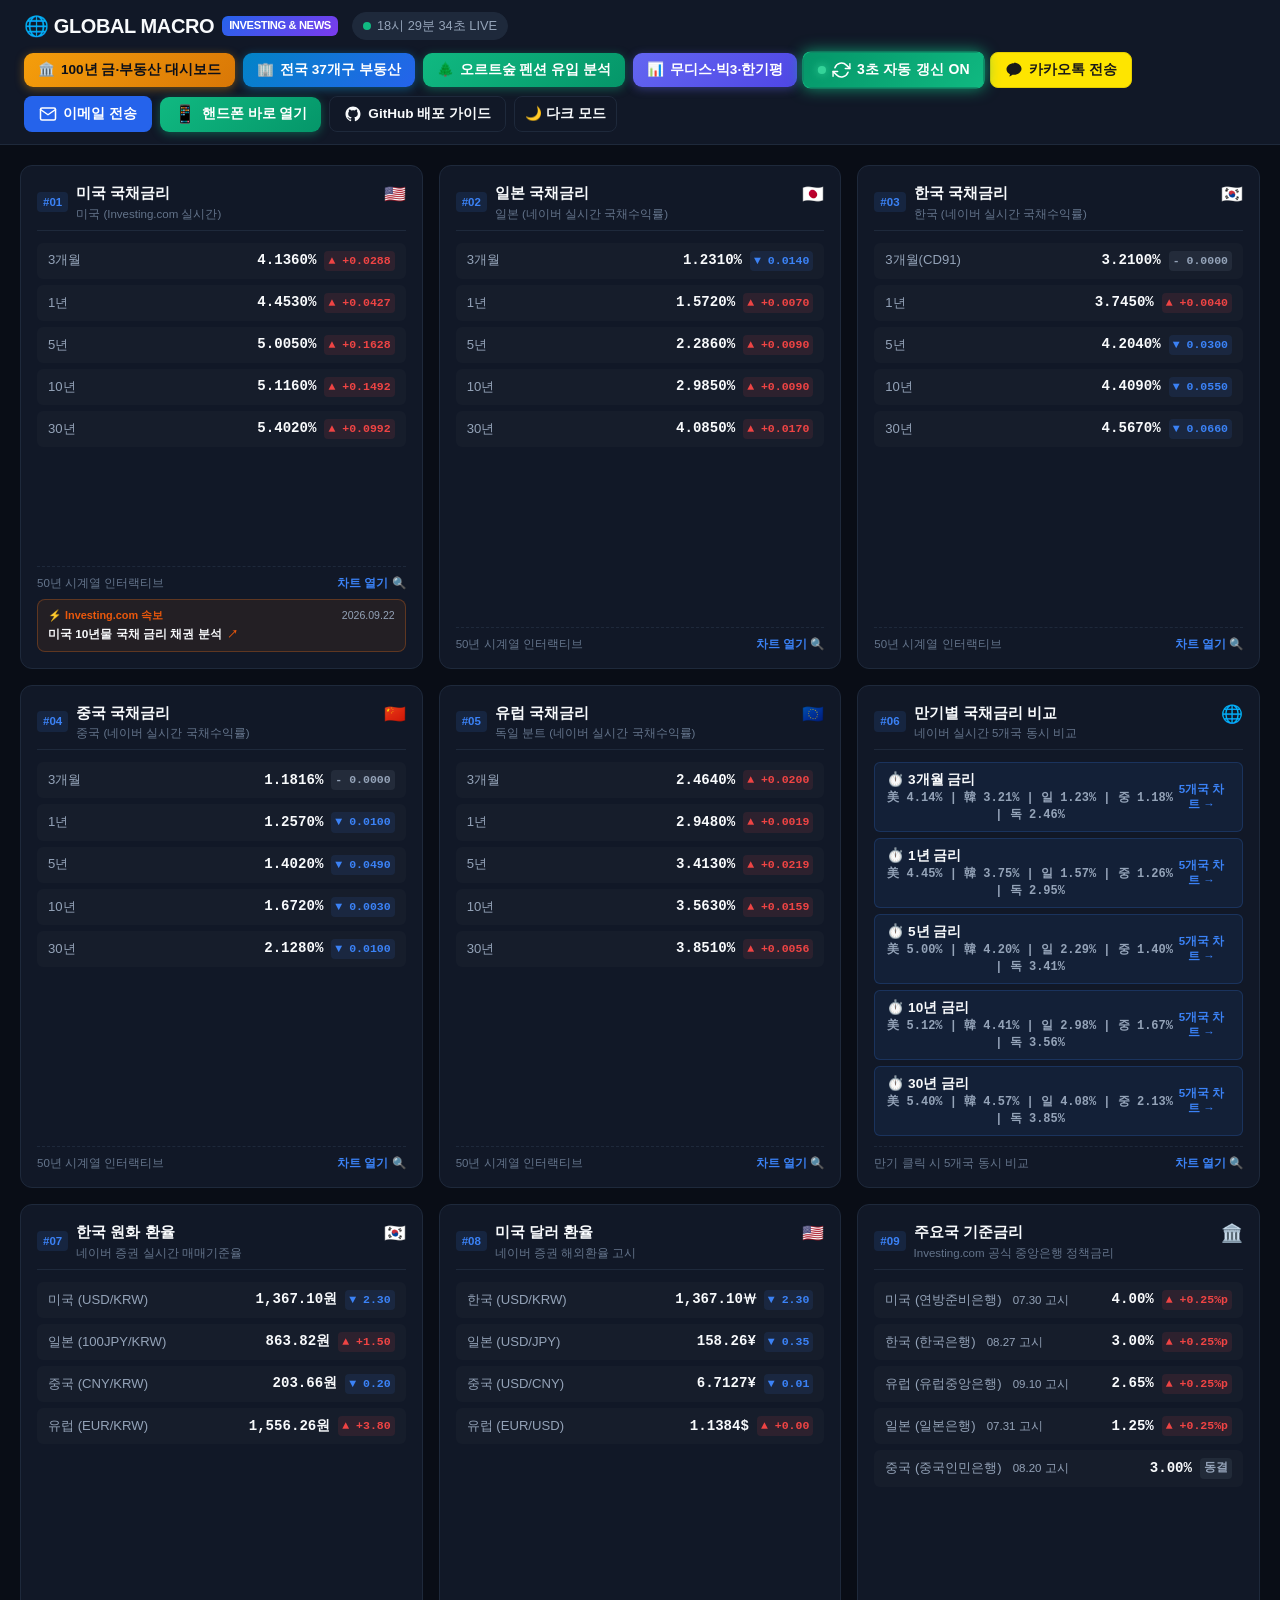
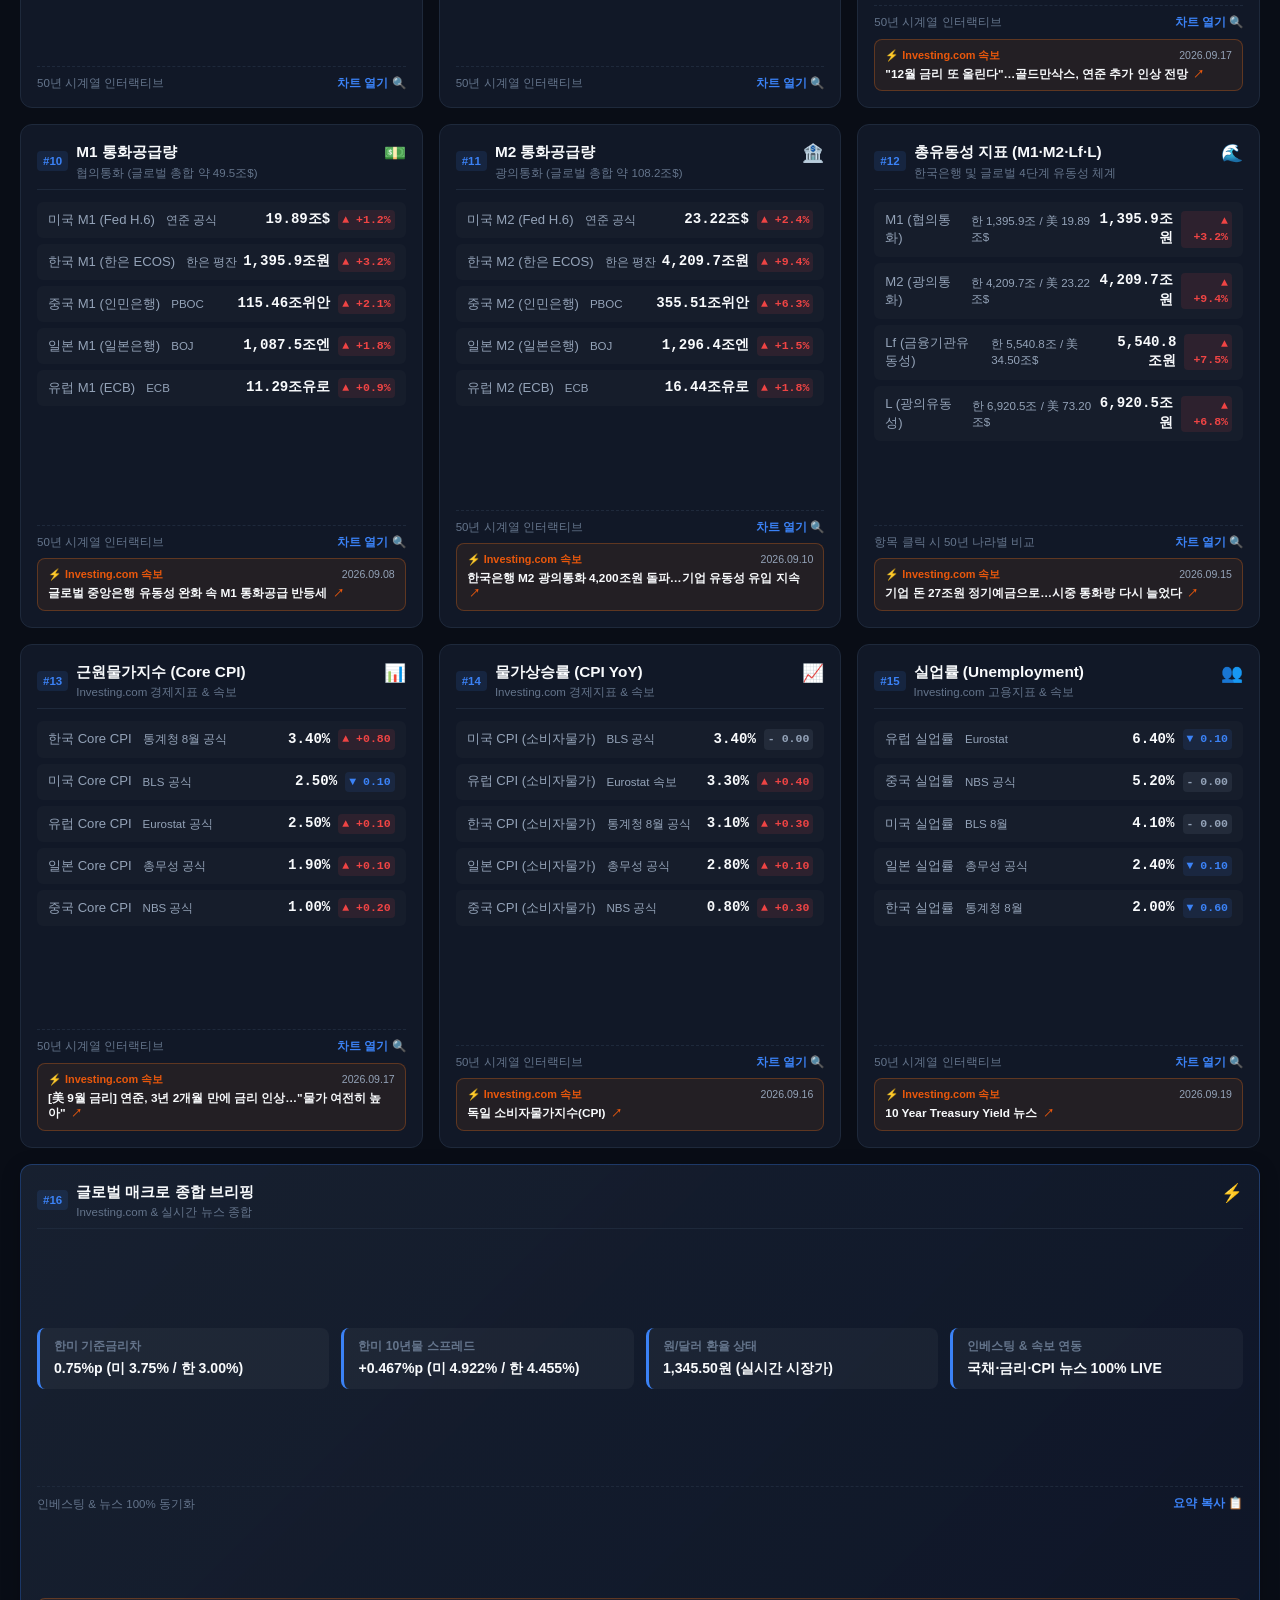
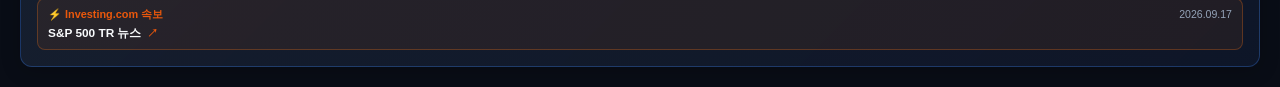
<file: index.html>
<!DOCTYPE html>
<html lang="ko">
<head>
  <meta charset="UTF-8">
  <meta name="viewport" content="width=device-width, initial-scale=1.0, maximum-scale=1.0, user-scalable=no, viewport-fit=cover">
  <meta name="apple-mobile-web-app-capable" content="yes">
  <meta name="apple-mobile-web-app-status-bar-style" content="black-translucent">
  <meta name="apple-mobile-web-app-title" content="매크로 대시보드">
  <meta name="theme-color" content="#090d16">
  <title>글로벌 매크로 경제 대시보드 | 실시간 금리·환율·통화유동성(M1·M2·Lf·L)·물가 50년 시계열</title>
  
  <!-- Open Graph 메타태그 (카카오톡 및 SNS 공유 시 썸네일/미리보기 카드 표시) -->
  <meta property="og:title" content="글로벌 매크로 경제 대시보드 (M1·M2·Lf·L 총유동성)">
  <meta property="og:description" content="미국·한국·일본·중국·유럽 50년간 국채금리, 환율, 기준금리, 통화량, Lf/L 총유동성, 물가상승률 실시간 대시보드">
  <meta property="og:image" content="https://images.unsplash.com/photo-1611974789855-9c2a0a7236a3?w=1200&auto=format&fit=crop">
  <meta property="og:type" content="website">

  <!-- 파비콘 -->
  <link rel="icon" href="data:image/svg+xml,<svg xmlns='http://www.w3.org/2000/svg' viewBox='0 0 100 100'><text y='.9em' font-size='90'>📊</text></svg>">

  <!-- 스타일시트 -->
  <link rel="stylesheet" href="styles.css">

  <!-- 공식 카카오톡 JavaScript SDK (v2.7.2) -->
  <script src="https://t1.kakaocdn.net/kakao_js_sdk/2.7.2/kakao.min.js"></script>
  <script>
    if (window.Kakao && !window.Kakao.isInitialized()) {
      Kakao.init('b161ebd56b4ae6db0b7c7e98618083ba');
    }
  </script>
</head>
<body>

  <!-- ==========================================================================
       TOP NAVIGATION BAR
       ========================================================================== -->
  <header class="top-nav">
    <div class="brand-section">
      <div class="brand-title">
        <span>🌐 GLOBAL MACRO</span>
        <span class="brand-badge">INVESTING & NEWS</span>
      </div>
      <div class="live-indicator">
        <span class="pulse-dot"></span>
        <span id="liveClock">LIVE</span>
      </div>
    </div>

    <div class="action-buttons">
      <!-- 🏛️ 미·한·일 3국 100년 금·거시경제·부동산 대시보드 바로가기 -->
      <a href="macro_gold_dashboard.html" class="btn" style="background: linear-gradient(135deg, #f59e0b, #d97706); color: #0b0f19; font-weight: 800; border: none; text-decoration: none; display: inline-flex; align-items: center; gap: 6px; padding: 7px 14px; border-radius: 9px; box-shadow: 0 2px 10px rgba(245, 158, 11, 0.4); transition: transform 0.15s ease;" title="미·한·일 3국 중앙은행 공인 금·거시경제·부동산 100년 대시보드로 이동">
        <span>🏛️</span>
        <span>100년 금·부동산 대시보드</span>
      </a>

      <!-- 🏢 전국 7대 권역 37개구 부동산 실시간 대시보드 바로가기 -->
      <a href="real_estate_dashboard.html" class="btn" style="background: linear-gradient(135deg, #0284c7, #2563eb); color: #ffffff; font-weight: 800; border: none; text-decoration: none; display: inline-flex; align-items: center; gap: 6px; padding: 7px 14px; border-radius: 9px; box-shadow: 0 2px 10px rgba(14, 165, 233, 0.4); transition: transform 0.15s ease;" title="전국 7대 권역 37개 핵심 자치구 실시간 부동산 대시보드로 이동">
        <span>🏢</span>
        <span>전국 37개구 부동산</span>
      </a>

      <!-- 🌲 오르트숲 펜션 정밀 유입 분석 시스템 바로가기 -->
      <a href="traffic_analytics.html" class="btn" style="background: linear-gradient(135deg, #10b981, #059669); color: #ffffff; font-weight: 800; border: none; text-decoration: none; display: inline-flex; align-items: center; gap: 6px; padding: 7px 14px; border-radius: 9px; box-shadow: 0 2px 10px rgba(16, 185, 129, 0.4); transition: transform 0.15s ease;" title="오르트숲 펜션 정밀 유입 분석 대시보드로 이동">
        <span>🌲</span>
        <span>오르트숲 펜션 유입 분석</span>
      </a>

      <!-- 📊 무디스·글로벌 빅3 & 한국기업평가·이크레더블 대시보드 바로가기 -->
      <a href="moodys.html" class="btn" style="background: linear-gradient(135deg, #6366f1, #4f46e5); color: #ffffff; font-weight: 800; border: none; text-decoration: none; display: inline-flex; align-items: center; gap: 6px; padding: 7px 14px; border-radius: 9px; box-shadow: 0 2px 10px rgba(99, 102, 241, 0.4); transition: transform 0.15s ease;" title="무디스·S&P·피치 및 한국기업평가·이크레더블 통합 대시보드로 이동">
        <span>📊</span>
        <span>무디스·빅3·한기평</span>
      </a>



      <!-- 인베스팅 및 실시간 뉴스 3초 자동 갱신 버튼 -->
      <button class="btn btn-sync" id="btnSyncNaver" title="인베스팅닷컴 최신 국채·기준금리·환율 및 경제 속보 뉴스 3초 자동 동기화 (클릭 시 즉시 수동 갱신)">
        <span class="sync-live-dot"></span>
        <svg width="18" height="18" viewBox="0 0 24 24" fill="none" stroke="currentColor" stroke-width="2" stroke-linecap="round" stroke-linejoin="round">
          <polyline points="23 4 23 10 17 10"></polyline>
          <polyline points="1 20 1 14 7 14"></polyline>
          <path d="M3.51 9a9 9 0 0 1 14.85-3.36L23 10M1 14l4.64 4.36A9 9 0 0 0 20.49 15"></path>
        </svg>
        <span id="syncBtnText">3초 자동 갱신 ON</span>
      </button>

      <!-- 카카오톡 바로 전송 버튼 -->
      <button class="btn btn-kakao" id="btnKakaoShare" title="대시보드 요약 및 링크를 카카오톡으로 전송합니다">
        <svg width="18" height="18" viewBox="0 0 24 24" fill="currentColor">
          <path d="M12 3c-5.52 0-10 3.58-10 8 0 2.82 1.84 5.3 4.67 6.69-.17.6-.63 2.29-.72 2.65-.12.44.16.43.34.31.24-.16 3.12-2.12 3.65-2.48.66.1 1.34.15 2.06.15 5.52 0 10-3.58 10-8s-4.48-8-10-8z"/>
        </svg>
        <span>카카오톡 전송</span>
      </button>

      <!-- 이메일 전송 버튼 -->
      <button class="btn btn-email" id="btnEmailShare" title="현재 주요 금리·환율 현황 브리핑을 이메일로 전송합니다">
        <svg width="18" height="18" viewBox="0 0 24 24" fill="none" stroke="currentColor" stroke-width="2" stroke-linecap="round" stroke-linejoin="round">
          <path d="M4 4h16c1.1 0 2 .9 2 2v12c0 1.1-.9 2-2 2H4c-1.1 0-2-.9-2-2V6c0-1.1.9-2 2-2z"></path>
          <polyline points="22,6 12,13 2,6"></polyline>
        </svg>
        <span>이메일 전송</span>
      </button>

      <!-- 📱 핸드폰 바로 열기 (QR코드 & 주소) -->
      <button class="btn" id="btnMobileConnect" style="background: linear-gradient(135deg, #10b981, #059669); color: #ffffff; font-weight: 800; border: none; display: inline-flex; align-items: center; gap: 6px; padding: 7px 14px; border-radius: 9px; box-shadow: 0 2px 10px rgba(16, 185, 129, 0.4); cursor: pointer;" title="스마트폰 카메라로 QR코드를 스캔하여 핸드폰 브라우저에서 즉시 열기">
        <span style="font-size:1.1rem;">📱</span>
        <span>핸드폰 바로 열기</span>
      </button>

      <!-- GitHub Pages 배포 가이드 모달 버튼 -->
      <button class="btn btn-deploy" id="btnDeployGuide" title="GitHub Pages에 내 무료 URI 주소를 생성하여 배포하는 방법">
        <svg width="18" height="18" viewBox="0 0 24 24" fill="currentColor">
          <path fill-rule="evenodd" clip-rule="evenodd" d="M12 2C6.477 2 2 6.484 2 12.017c0 4.425 2.865 8.18 6.839 9.504.5.092.682-.217.682-.483 0-.237-.008-.868-.013-1.703-2.782.605-3.369-1.343-3.369-1.343-.454-1.158-1.11-1.466-1.11-1.466-.908-.62.069-.608.069-.608 1.003.07 1.53 1.032 1.53 1.032.892 1.53 2.341 1.088 2.91.832.092-.647.35-1.088.636-1.338-2.22-.253-4.555-1.113-4.555-4.951 0-1.093.39-1.988 1.029-2.688-.103-.253-.446-1.272.098-2.65 0 0 .84-.27 2.75 1.026A9.564 9.564 0 0112 6.844c.85.004 1.705.115 2.504.337 1.909-1.296 2.747-1.027 2.747-1.027.546 1.379.202 2.398.1 2.651.64.7 1.028 1.595 1.028 2.688 0 3.848-2.339 4.695-4.566 4.943.359.309.678.92.678 1.855 0 1.338-.012 2.419-.012 2.747 0 .268.18.58.688.482A10.019 10.019 0 0022 12.017C22 6.484 17.522 2 12 2z"/>
        </svg>
        <span>GitHub 배포 가이드</span>
      </button>

      <!-- 테마 토글 버튼 -->
      <button class="btn btn-icon" id="themeToggleBtn" title="다크/라이트 테마 전환">
        🌙 다크 모드
      </button>
    </div>
  </header>

  <!-- ==========================================================================
       MAIN DASHBOARD: 5x3 GRID (15 CARDS)
       ========================================================================== -->
  <main class="dashboard-container">
    <div class="dashboard-grid" id="dashboardGrid">
      <!-- JavaScript (dashboard.js)에 의해 1번~15번 카드가 동적으로 렌더링됩니다 -->
    </div>
  </main>

  <!-- ==========================================================================
       MODAL 1: 50-YEAR INTERACTIVE TIME-SERIES CHART
       ========================================================================== -->
  <div class="modal-overlay" id="chartModal">
    <div class="modal-card">
      <!-- Modal Header -->
      <div class="modal-header">
        <div class="modal-title-group">
          <h2 id="modalTitle">📈 시계열 차트</h2>
          <div class="modal-subtitle" id="modalSubtitle">1975년 ~ 2026년 50년간 역사적 추이</div>
        </div>
        <button class="btn-close" id="btnCloseModal">&times;</button>
      </div>

      <!-- Controls Toolbar -->
      <div class="modal-toolbar">
        <div class="range-presets">
          <span style="font-size:0.78rem; font-weight:700; color:var(--text-dim); margin-right:4px;">기간:</span>
          <button class="preset-btn" data-range="1">1년</button>
          <button class="preset-btn" data-range="5">5년</button>
          <button class="preset-btn" data-range="10">10년</button>
          <button class="preset-btn" data-range="20">20년</button>
          <button class="preset-btn active" data-range="50">50년 (전체)</button>
        </div>

        <div class="zoom-controls">
          <button class="zoom-btn" id="btnZoomIn" title="확대 (마우스 휠 위로 스크롤 가능)">➕ 확대</button>
          <button class="zoom-btn" id="btnZoomOut" title="축소 (마우스 휠 아래로 스크롤 가능)">➖ 축소</button>
          <button class="zoom-btn" id="btnZoomReset" title="초기 상태로 리셋">↺ 전체 보기</button>
        </div>
      </div>

      <!-- 50-Year Summary Statistics Bar -->
      <div class="stats-summary">
        <div class="stat-item">최신값: <b id="statCurrent">-</b></div>
        <div class="stat-item">50년 최고치(Max): <b id="statMax" style="color:var(--up-color);">-</b></div>
        <div class="stat-item">50년 최저치(Min): <b id="statMin" style="color:var(--down-color);">-</b></div>
        <div class="stat-item">50년 평균: <b id="statAvg">-</b></div>
      </div>

      <!-- HTML5 Canvas Interactive Viewport -->
      <div class="chart-viewport">
        <canvas id="chartCanvas"></canvas>
      </div>

      <!-- Modal Footer Guide -->
      <div class="modal-footer">
        <span>💡 <b>사용 팁:</b> 차트 위에서 <b>마우스 휠</b>을 굴려 확대/축소하고, 마우스로 <b>좌우 드래그</b>하여 50년간의 특정 시기를 자세히 탐색할 수 있습니다.</span>
      </div>
    </div>
  </div>

  <!-- ==========================================================================
       MODAL 2: KAKAO TALK SHARE & LINK EXPORT
       ========================================================================== -->
  <div class="modal-overlay" id="kakaoModal">
    <div class="modal-card" style="max-width: 540px;">
      <div class="modal-header">
        <div class="modal-title-group">
          <h2>💬 카카오톡 전송 및 공유</h2>
          <div class="modal-subtitle">대시보드 실시간 요약과 접속 주소를 전송합니다</div>
        </div>
        <button class="btn-close" id="btnCloseKakao">&times;</button>
      </div>
      <div class="guide-content">
        <p style="font-size:0.88rem; color:var(--text-muted); margin-bottom:12px;">
          아래 내용을 복사하여 카카오톡 대화방 또는 단체 채팅방에 붙여넣기 하시면 즉시 대시보드 링크와 실시간 브리핑이 공유됩니다:
        </p>
        <textarea id="kakaoPreviewText" rows="6" style="width:100%; background:var(--bg-main); color:var(--text-main); border:1px solid var(--border-color); border-radius:8px; padding:12px; font-size:0.85rem; font-family:inherit; resize:none;"></textarea>
        
        <div style="margin-top:16px; display:flex; justify-content:flex-end; gap:8px;">
          <button class="btn btn-kakao" id="btnCopyKakao" style="width:100%; justify-content:center; padding:10px;">
            📋 카카오톡 전송 문구 및 링크 복사하기
          </button>
        </div>

        <div style="margin-top:16px; padding:12px; border-radius:8px; background:rgba(59,130,246,0.08); border:1px solid rgba(59,130,246,0.2); font-size:0.8rem; color:var(--text-muted);">
          💡 <b>공식 카카오톡 SDK 카드 발송을 원하시는 경우:</b><br>
          <a href="https://developers.kakao.com" target="_blank" style="color:var(--primary); font-weight:700;">developers.kakao.com</a>에서 무료 앱 등록 후 발급받은 JavaScript 키를 `index.html` 상단 `Kakao.init('내키')`에 추가하시면 카카오톡 리치 메시지 카드로 직접 발송됩니다.
        </div>
      </div>
    </div>
  </div>

  <!-- ==========================================================================
       MODAL 3: GITHUB PAGES DEPLOYMENT GUIDE (인터넷 URI 발급 가이드)
       ========================================================================== -->
  <div class="modal-overlay" id="guideModal">
    <div class="modal-card" style="max-width: 780px;">
      <div class="modal-header">
        <div class="modal-title-group">
          <h2>🚀 GitHub Pages 무료 인터넷 URI(주소) 배포 가이드</h2>
          <div class="modal-subtitle">내 대시보드를 인터넷에 올려 고유 웹 주소로 사용하는 3단계 방법</div>
        </div>
        <button class="btn-close" id="btnCloseGuide">&times;</button>
      </div>

      <div class="guide-content">
        <div class="guide-step">
          <h3>1단계: GitHub에 새로운 저장소(Repository) 생성하기</h3>
          <ol>
            <li><a href="https://github.com" target="_blank" style="color:var(--primary); font-weight:700;">GitHub.com</a> 로그인 후 우측 상단의 <b>+</b> &rarr; <b>New repository</b>를 클릭합니다.</li>
            <li>Repository name에 원하는 이름(예: <code>macro-dashboard</code>)을 입력합니다.</li>
            <li><b>Public</b>(공개)으로 설정하고 하단의 <b>Create repository</b> 버튼을 누릅니다.</li>
          </ol>
        </div>

        <div class="guide-step">
          <h3>2단계: 터미널에서 코드 업로드하기</h3>
          <p style="font-size:0.85rem; color:var(--text-muted); margin-bottom:6px;">맥북 터미널에서 아래 명령어를 순서대로 실행합니다:</p>
          <pre>cd /Users/insooshin/Desktop/macro-dashboard
git init
git add .
git commit -m "Deploy: Global Macro Dashboard 5x3"
git branch -M main
git remote add origin https://github.com/&lt;사용자아이디&gt;/macro-dashboard.git
git push -u origin main</pre>
          <p style="font-size:0.8rem; color:var(--text-dim);">* 터미널 사용이 익숙하지 않으시면 GitHub 웹사이트에서 <b>'uploading an existing file'</b>을 눌러 해당 폴더의 파일들을 마우스로 끌어다 놓으셔도 됩니다!</p>
        </div>

        <div class="guide-step">
          <h3>3단계: GitHub Pages 켜고 나만의 URI(웹 주소) 확인하기</h3>
          <ol>
            <li>저장소 상단 메뉴에서 <b>Settings</b>(설정) &rarr; 좌측 <b>Pages</b> 메뉴를 클릭합니다.</li>
            <li><b>Build and deployment &rarr; Branch</b>에서 <code>main</code> 브랜치와 <code>/ (root)</code> 폴더를 선택하고 <b>Save</b>를 누릅니다.</li>
            <li>약 1분 후 상단에 <b>"Your site is live at https://&lt;내아이디&gt;.github.io/macro-dashboard/"</b> 라는 나만의 인터넷 고유 URI 주소가 발급됩니다!</li>
            <li>이 주소를 스마트폰 카카오톡으로 전송하여 사파리나 크롬에서 열고 <b>'홈 화면에 추가'</b>하시면 모바일 전용 앱처럼 사용하실 수 있습니다!</li>
          </ol>
        </div>
      </div>
    </div>
  </div>

  <!-- ==========================================================================
       MODAL 4: MOBILE SMARTPHONE DIRECT CONNECT (QR CODE & URL)
       ========================================================================== -->
  <div class="modal-overlay" id="mobileModal">
    <div class="modal-card" style="max-width: 580px;">
      <div class="modal-header">
        <div class="modal-title-group">
          <h2>📱 스마트폰 브라우저 바로 열기</h2>
          <div class="modal-subtitle">스마트폰 기본 카메라로 QR 코드를 비추면 즉시 열립니다</div>
        </div>
        <button class="btn-close" id="btnCloseMobile">&times;</button>
      </div>

      <div class="guide-content" style="text-align: center;">
        <!-- QR Mode Selector -->
        <div style="display:flex; justify-content:center; gap:8px; margin-bottom:16px;">
          <button class="btn" id="tabQrGh" style="padding:8px 16px; font-size:0.85rem; font-weight:700; background:var(--primary); color:#fff; border:none; border-radius:8px; cursor:pointer;">
            🌐 인터넷 주소 (GitHub Pages)
          </button>
          <button class="btn" id="tabQrWifi" style="padding:8px 16px; font-size:0.85rem; font-weight:700; background:var(--bg-main); color:var(--text-muted); border:1px solid var(--border-color); border-radius:8px; cursor:pointer;">
            ⚡ 와이파이 고속 연결 (192.168.0.11)
          </button>
        </div>

        <!-- QR Display Container -->
        <div id="qrContainer" style="background:#ffffff; padding:18px; border-radius:16px; display:inline-block; box-shadow:0 8px 24px rgba(0,0,0,0.3); margin-bottom:14px;">
          <img id="qrImage" src="qr_github_pages.svg" alt="스마트폰 연결 QR코드" style="width:230px; height:230px; display:block;">
        </div>

        <div id="qrHelpText" style="font-size:0.92rem; font-weight:700; color:var(--text-main); margin-bottom:14px;">
          📷 스마트폰 기본 카메라 앱을 켜고 위 QR코드를 비추면 즉시 열립니다!
        </div>

        <!-- Direct URL Copy Section -->
        <div style="background:var(--bg-main); border:1px solid var(--border-color); border-radius:10px; padding:12px 14px; text-align:left; margin-bottom:14px;">
          <div style="font-size:0.75rem; color:var(--text-dim); margin-bottom:4px; font-weight:700;">접속 주소:</div>
          <div style="display:flex; align-items:center; justify-content:space-between; gap:10px;">
            <input type="text" id="mobileDirectUrl" value="https://s1insu3283-byte.github.io/-/" readonly style="background:transparent; border:none; color:var(--primary); font-family:monospace; font-size:0.92rem; font-weight:700; width:100%; outline:none;">
            <button class="btn" id="btnCopyMobileUrl" style="padding:6px 12px; font-size:0.8rem; font-weight:700; background:var(--primary); color:#fff; border:none; border-radius:6px; white-space:nowrap; cursor:pointer;">
              📋 주소 복사
            </button>
          </div>
        </div>

        <!-- Kakao Send Button -->
        <div style="margin-bottom:14px;">
          <button class="btn btn-kakao" id="btnSendMobileKakao" style="width:100%; justify-content:center; padding:10px; font-size:0.88rem; font-weight:800;">
            💬 카카오톡으로 내 스마트폰에 링크 보내기
          </button>
        </div>

        <div style="text-align:left; padding:12px 14px; border-radius:10px; background:rgba(16,185,129,0.08); border:1px solid rgba(16,185,129,0.25); font-size:0.82rem; color:var(--text-muted); line-height:1.6;">
          📲 <b>핸드폰 홈 화면에 앱처럼 등록하는 법:</b><br>
          • <b>아이폰 (Safari):</b> 하단 공유 버튼(네모+화살표) &rarr; <b>'홈 화면에 추가'</b> 터치<br>
          • <b>갤럭시 (Chrome):</b> 우측 상단 더보기(⋮) &rarr; <b>'홈 화면에 추가'</b> 터치<br>
          &rarr; 스마트폰 바탕화면에 앱 아이콘이 생겨 언제든 1초 만에 전체화면 앱으로 실행됩니다!
        </div>
      </div>
    </div>
  </div>

  <!-- 스크립트 로드 (브라우저 캐시 방지 버전 적용) -->
  <script src="data-store.js?v=naver_live_v5"></script>
  <script src="chart-engine.js?v=naver_live_v5"></script>
  <script src="dashboard.js?v=naver_live_v5"></script>
</body>
</html>
</file>
<file: styles.css>
/* ==========================================================================
   GLOBAL MACRO DASHBOARD - STYLESHEET
   5x3 Grid, Financial Terminal Dark/Light UI, Modal Chart Viewer
   ========================================================================== */

:root {
  --bg-main: #090d16;
  --bg-card: #111827;
  --bg-card-hover: #172033;
  --border-color: #1e293b;
  --border-highlight: #334155;
  --text-main: #f8fafc;
  --text-muted: #94a3b8;
  --text-dim: #64748b;
  --primary: #3b82f6;
  --primary-glow: rgba(59, 130, 246, 0.3);
  --up-color: #ef4444; /* 한국식 상승: 빨강 */
  --down-color: #3b82f6; /* 한국식 하락: 파랑 */
  --neutral-color: #94a3b8;
  --kakao-bg: #fee500;
  --kakao-text: #191919;
  --modal-bg: rgba(15, 23, 42, 0.95);
  --modal-card: #0f172a;
  --badge-bg: #1e293b;
  --font-family: -apple-system, BlinkMacSystemFont, "Pretendard", "Segoe UI", Roboto, Helvetica, Arial, sans-serif;
  --card-radius: 12px;
}

body.light-theme {
  --bg-main: #f1f5f9;
  --bg-card: #ffffff;
  --bg-card-hover: #f8fafc;
  --border-color: #e2e8f0;
  --border-highlight: #cbd5e1;
  --text-main: #0f172a;
  --text-muted: #475569;
  --text-dim: #94a3b8;
  --primary: #2563eb;
  --primary-glow: rgba(37, 99, 235, 0.2);
  --modal-bg: rgba(241, 245, 249, 0.95);
  --modal-card: #ffffff;
  --badge-bg: #e2e8f0;
}

* {
  margin: 0;
  padding: 0;
  box-sizing: border-box;
}

body {
  font-family: var(--font-family);
  background-color: var(--bg-main);
  color: var(--text-main);
  line-height: 1.4;
  min-height: 100vh;
  transition: background-color 0.25s, color 0.25s;
}

/* ==========================================================================
   TOP NAVIGATION BAR
   ========================================================================== */
.top-nav {
  position: sticky;
  top: 0;
  z-index: 100;
  background: var(--bg-card);
  border-bottom: 1px solid var(--border-color);
  backdrop-filter: blur(12px);
  padding: 12px 24px;
  display: flex;
  align-items: center;
  justify-content: space-between;
  flex-wrap: wrap;
  gap: 12px;
}

.brand-section {
  display: flex;
  align-items: center;
  gap: 14px;
}

.brand-title {
  font-size: 1.25rem;
  font-weight: 800;
  letter-spacing: -0.02em;
  display: flex;
  align-items: center;
  gap: 8px;
}

.brand-badge {
  background: linear-gradient(135deg, #2563eb, #7c3aed);
  color: #fff;
  font-size: 0.7rem;
  font-weight: 700;
  padding: 2px 7px;
  border-radius: 6px;
  text-transform: uppercase;
}

.live-indicator {
  display: flex;
  align-items: center;
  gap: 6px;
  font-size: 0.8rem;
  color: var(--text-muted);
  background: var(--badge-bg);
  padding: 4px 10px;
  border-radius: 20px;
  border: 1px solid var(--border-color);
}

.pulse-dot {
  width: 8px;
  height: 8px;
  border-radius: 50%;
  background: #10b981;
  box-shadow: 0 0 0 0 rgba(16, 185, 129, 0.7);
  animation: pulse 2s infinite;
}

@keyframes pulse {
  0% { transform: scale(0.95); box-shadow: 0 0 0 0 rgba(16, 185, 129, 0.7); }
  70% { transform: scale(1); box-shadow: 0 0 0 7px rgba(16, 185, 129, 0); }
  100% { transform: scale(0.95); box-shadow: 0 0 0 0 rgba(16, 185, 129, 0); }
}

.action-buttons {
  display: flex;
  align-items: center;
  gap: 8px;
  flex-wrap: wrap;
}

.btn {
  display: inline-flex;
  align-items: center;
  gap: 6px;
  padding: 8px 14px;
  border-radius: 8px;
  font-size: 0.85rem;
  font-weight: 600;
  cursor: pointer;
  border: 1px solid transparent;
  transition: all 0.2s ease;
  user-select: none;
}

.btn-kakao {
  background-color: var(--kakao-bg);
  color: var(--kakao-text);
  border-color: #e5cd00;
}
.btn-kakao:hover {
  filter: brightness(0.95);
  box-shadow: 0 2px 8px rgba(254, 229, 0, 0.3);
}

.btn-email {
  background: #2563eb;
  color: #ffffff;
}
.btn-email:hover {
  background: #1d4ed8;
  box-shadow: 0 2px 8px rgba(37, 99, 235, 0.3);
}

.btn-deploy {
  background: var(--bg-card);
  color: var(--text-main);
  border-color: var(--border-color);
}
.btn-deploy:hover {
  border-color: var(--primary);
  color: var(--primary);
}

.btn-sync {
  background: linear-gradient(135deg, #059669, #10b981);
  color: #fff;
  border-color: #10b981;
  font-weight: 700;
  display: flex;
  align-items: center;
  gap: 6px;
  transition: all 0.25s ease;
}
.btn-sync:hover {
  background: linear-gradient(135deg, #047857, #059669);
  box-shadow: 0 4px 12px rgba(16, 185, 129, 0.4);
}
.btn-sync.spinning svg {
  animation: spin 0.8s linear infinite;
}
.btn-sync.pulse-3s {
  box-shadow: 0 0 14px rgba(16, 185, 129, 0.8);
  transform: scale(1.03);
}
.sync-live-dot {
  width: 8px;
  height: 8px;
  border-radius: 50%;
  background-color: #34d399;
  box-shadow: 0 0 8px #34d399;
  animation: liveBlink 1.5s infinite alternate;
}
@keyframes liveBlink {
  0% { opacity: 0.4; transform: scale(0.85); }
  100% { opacity: 1; transform: scale(1.15); }
}
@keyframes spin {
  100% { transform: rotate(360deg); }
}
.news-updated {
  animation: newsHighlight 0.8s ease-out;
}
@keyframes newsHighlight {
  0% { background: rgba(249, 115, 22, 0.32); border-color: rgba(249, 115, 22, 0.85); }
  100% { background: rgba(249, 115, 22, 0.08); border-color: rgba(249, 115, 22, 0.28); }
}


.btn-icon {
  background: var(--bg-card);
  color: var(--text-main);
  border: 1px solid var(--border-color);
  padding: 8px 10px;
}
.btn-icon:hover {
  border-color: var(--border-highlight);
}

/* ==========================================================================
   DASHBOARD 5x3 GRID LAYOUT
   ========================================================================== */
.dashboard-container {
  max-width: 1780px;
  margin: 0 auto;
  padding: 20px;
}

.dashboard-grid {
  display: grid;
  grid-template-columns: repeat(5, 1fr);
  grid-auto-rows: minmax(285px, 1fr);
  gap: 16px;
}

/* 5x3 Card Item */
.dash-card {
  background: var(--bg-card);
  border: 1px solid var(--border-color);
  border-radius: var(--card-radius);
  padding: 16px;
  display: flex;
  flex-direction: column;
  justify-content: space-between;
  transition: transform 0.2s, box-shadow 0.2s, border-color 0.2s;
  position: relative;
  overflow: hidden;
}

.dash-card:hover {
  border-color: var(--border-highlight);
  box-shadow: 0 8px 24px rgba(0, 0, 0, 0.25);
  transform: translateY(-2px);
}

/* Card Header */
.card-header {
  display: flex;
  align-items: flex-start;
  justify-content: space-between;
  margin-bottom: 12px;
  padding-bottom: 8px;
  border-bottom: 1px solid var(--border-color);
}

.header-left {
  display: flex;
  align-items: center;
  gap: 8px;
}

.tile-badge {
  font-size: 0.72rem;
  font-weight: 800;
  color: var(--primary);
  background: rgba(59, 130, 246, 0.12);
  padding: 2px 6px;
  border-radius: 4px;
  font-mono: monospace;
}

.card-title {
  font-size: 0.96rem;
  font-weight: 700;
  color: var(--text-main);
  white-space: nowrap;
}

.card-flag {
  font-size: 1.1rem;
}

.card-subtext {
  font-size: 0.72rem;
  color: var(--text-dim);
  margin-top: 2px;
}

/* Card Body - Metric Rows */
.metric-list {
  display: flex;
  flex-direction: column;
  gap: 6px;
  flex-grow: 1;
}

.metric-row {
  display: flex;
  align-items: center;
  justify-content: space-between;
  padding: 7px 10px;
  border-radius: 6px;
  background: rgba(255, 255, 255, 0.02);
  border: 1px solid transparent;
  cursor: pointer;
  transition: all 0.15s ease;
}

body.light-theme .metric-row {
  background: rgba(0, 0, 0, 0.02);
}

.metric-row:hover {
  background: rgba(59, 130, 246, 0.12);
  border-color: var(--primary);
  transform: translateX(3px);
}

.metric-label {
  font-size: 0.82rem;
  font-weight: 500;
  color: var(--text-muted);
  display: flex;
  align-items: center;
  gap: 5px;
}

.metric-right {
  display: flex;
  align-items: center;
  gap: 8px;
  text-align: right;
}

.metric-val {
  font-size: 0.88rem;
  font-weight: 700;
  font-family: ui-monospace, SFMono-Regular, Menlo, Monaco, Consolas, monospace;
  color: var(--text-main);
}

.metric-change {
  font-size: 0.72rem;
  font-weight: 600;
  padding: 2px 4px;
  border-radius: 4px;
  font-family: ui-monospace, SFMono-Regular, Menlo, Monaco, Consolas, monospace;
}

.change-up {
  color: var(--up-color);
  background: rgba(239, 68, 68, 0.1);
}

.change-down {
  color: var(--down-color);
  background: rgba(59, 130, 246, 0.1);
}

.change-flat {
  color: var(--neutral-color);
  background: rgba(148, 163, 184, 0.1);
}

/* Mini Chart Hint Footer */
.card-footer {
  margin-top: 10px;
  padding-top: 8px;
  border-top: 1px dashed var(--border-color);
  display: flex;
  align-items: center;
  justify-content: space-between;
  font-size: 0.72rem;
  color: var(--text-dim);
}

.click-hint {
  display: flex;
  align-items: center;
  gap: 4px;
  color: var(--primary);
  font-weight: 600;
}

/* ==========================================================================
   INVESTING.COM NEWS & HEADLINES BOX
   ========================================================================== */
.card-news-box {
  margin-top: 8px;
  padding: 8px 10px;
  background: rgba(249, 115, 22, 0.08);
  border: 1px solid rgba(249, 115, 22, 0.28);
  border-radius: 8px;
  display: flex;
  flex-direction: column;
  gap: 4px;
  transition: background 0.2s, border-color 0.2s;
}
.card-news-box:hover {
  background: rgba(249, 115, 22, 0.14);
  border-color: rgba(249, 115, 22, 0.5);
}
.news-header {
  display: flex;
  align-items: center;
  justify-content: space-between;
}
.news-tag {
  font-size: 0.68rem;
  font-weight: 700;
  color: #ea580c;
  display: flex;
  align-items: center;
  gap: 4px;
}
.news-date {
  font-size: 0.66rem;
  color: var(--text-muted);
}
.news-link {
  font-size: 0.74rem;
  font-weight: 600;
  color: var(--text-main);
  text-decoration: none;
  line-height: 1.3;
  display: -webkit-box;
  -webkit-line-clamp: 2;
  -webkit-box-orient: vertical;
  overflow: hidden;
  text-overflow: ellipsis;
  transition: color 0.15s;
}
.news-link:hover {
  color: #ea580c;
  text-decoration: underline;
}
.news-link .ext-icon {
  font-size: 0.7rem;
  color: #ea580c;
  margin-left: 2px;
}

/* ==========================================================================
   TILE 6 (만기별 5개국 비교 전용 스타일)
   ========================================================================== */
.maturity-tabs {
  display: flex;
  flex-direction: column;
  gap: 6px;
}

.maturity-btn {
  display: flex;
  align-items: center;
  justify-content: space-between;
  padding: 8px 12px;
  background: rgba(59, 130, 246, 0.08);
  border: 1px solid rgba(59, 130, 246, 0.2);
  border-radius: 6px;
  color: var(--text-main);
  font-size: 0.85rem;
  font-weight: 600;
  cursor: pointer;
  transition: all 0.2s;
}

.maturity-btn:hover {
  background: var(--primary);
  color: #fff;
  border-color: var(--primary);
  transform: translateX(4px);
}

/* ==========================================================================
/* ==========================================================================
   TILE 16 (글로벌 리스크 & 종합 브리핑 전폭 배너 스타일)
   ========================================================================== */
#card-16 {
  grid-column: 1 / -1;
  background: linear-gradient(135deg, rgba(30, 41, 59, 0.7), rgba(15, 23, 42, 0.9));
  border: 1px solid rgba(59, 130, 246, 0.3);
  box-shadow: 0 4px 20px rgba(0, 0, 0, 0.2);
}

#card-16 .radar-list {
  display: grid;
  grid-template-columns: repeat(4, 1fr);
  gap: 12px;
  margin: 10px 0;
}

.radar-item {
  padding: 10px 14px;
  border-radius: 8px;
  background: rgba(255, 255, 255, 0.04);
  border-left: 3px solid #3b82f6;
  transition: background 0.2s;
}
.radar-item:hover {
  background: rgba(255, 255, 255, 0.07);
}

.radar-label {
  font-size: 0.76rem;
  color: var(--text-dim);
  font-weight: 600;
}

.radar-val {
  font-size: 0.88rem;
  font-weight: 700;
  color: var(--text-main);
  margin-top: 4px;
}

/* 유동성 모달 나라별 선택 탭 바 */
.liquidity-country-tabs {
  display: flex;
  align-items: center;
  gap: 6px;
  flex-wrap: wrap;
  width: 100%;
  margin-top: 10px;
  padding-top: 8px;
  border-top: 1px dashed var(--border-color);
}

.country-tab-btn {
  background: var(--badge-bg);
  color: var(--text-muted);
  border: 1px solid var(--border-color);
  padding: 5px 12px;
  border-radius: 6px;
  font-size: 0.78rem;
  font-weight: 600;
  cursor: pointer;
  transition: all 0.2s ease;
  user-select: none;
}

.country-tab-btn:hover {
  border-color: var(--primary);
  color: var(--text-main);
  background: rgba(59, 130, 246, 0.12);
}

.country-tab-btn.active {
  background: var(--primary);
  color: #ffffff;
  border-color: var(--primary);
  box-shadow: 0 2px 8px rgba(59, 130, 246, 0.4);
}

/* ==========================================================================
   MODAL CHART VIEWER
   ========================================================================== */
.modal-overlay {
  position: fixed;
  inset: 0;
  background: rgba(0, 0, 0, 0.75);
  backdrop-filter: blur(8px);
  z-index: 1000;
  display: none;
  align-items: center;
  justify-content: center;
  padding: 20px;
  animation: fadeIn 0.2s ease;
}

.modal-overlay.active {
  display: flex;
}

@keyframes fadeIn {
  from { opacity: 0; }
  to { opacity: 1; }
}

.modal-card {
  background: var(--modal-card);
  border: 1px solid var(--border-highlight);
  border-radius: 16px;
  width: 100%;
  max-width: 1100px;
  max-height: 92vh;
  display: flex;
  flex-direction: column;
  box-shadow: 0 25px 50px -12px rgba(0, 0, 0, 0.5);
  overflow: hidden;
  animation: modalPop 0.25s cubic-bezier(0.16, 1, 0.3, 1);
}

@keyframes modalPop {
  from { transform: scale(0.96) translateY(10px); opacity: 0; }
  to { transform: scale(1) translateY(0); opacity: 1; }
}

.modal-header {
  padding: 16px 24px;
  border-bottom: 1px solid var(--border-color);
  display: flex;
  align-items: center;
  justify-content: space-between;
}

.modal-title-group h2 {
  font-size: 1.25rem;
  font-weight: 800;
  display: flex;
  align-items: center;
  gap: 10px;
}

.modal-subtitle {
  font-size: 0.8rem;
  color: var(--text-muted);
  margin-top: 4px;
}

.btn-close {
  background: transparent;
  border: none;
  color: var(--text-dim);
  font-size: 1.5rem;
  cursor: pointer;
  width: 36px;
  height: 36px;
  display: flex;
  align-items: center;
  justify-content: center;
  border-radius: 8px;
  transition: all 0.2s;
}

.btn-close:hover {
  background: var(--badge-bg);
  color: var(--text-main);
}

/* Modal Controls Toolbar */
.modal-toolbar {
  padding: 12px 24px;
  background: rgba(0, 0, 0, 0.15);
  border-bottom: 1px solid var(--border-color);
  display: flex;
  align-items: center;
  justify-content: space-between;
  flex-wrap: wrap;
  gap: 12px;
}

.range-presets, .zoom-controls {
  display: flex;
  align-items: center;
  gap: 6px;
}

.preset-btn, .zoom-btn {
  padding: 6px 12px;
  border-radius: 6px;
  font-size: 0.78rem;
  font-weight: 600;
  background: var(--badge-bg);
  border: 1px solid var(--border-color);
  color: var(--text-muted);
  cursor: pointer;
  transition: all 0.15s ease;
}

.preset-btn:hover, .zoom-btn:hover {
  background: var(--primary);
  border-color: var(--primary);
  color: #ffffff;
}

.preset-btn.active {
  background: var(--primary);
  border-color: var(--primary);
  color: #ffffff;
}

/* Stats Summary Row */
.stats-summary {
  display: flex;
  align-items: center;
  gap: 16px;
  font-size: 0.8rem;
  color: var(--text-muted);
  padding: 8px 24px;
  background: rgba(255, 255, 255, 0.01);
  border-bottom: 1px solid var(--border-color);
}

.stat-item b {
  color: var(--text-main);
  font-family: monospace;
  margin-left: 4px;
}

/* Canvas Container */
.chart-viewport {
  position: relative;
  width: 100%;
  height: 480px;
  padding: 10px;
  background: var(--modal-card);
}

#chartCanvas {
  width: 100%;
  height: 100%;
  display: block;
  cursor: crosshair;
}

.modal-footer {
  padding: 12px 24px;
  border-top: 1px solid var(--border-color);
  display: flex;
  align-items: center;
  justify-content: space-between;
  font-size: 0.8rem;
  color: var(--text-muted);
}

/* ==========================================================================
   GUIDE & KAKAO SHARE MODALS
   ========================================================================== */
.guide-content {
  padding: 24px;
  overflow-y: auto;
  max-height: 70vh;
  line-height: 1.6;
}

.guide-step {
  margin-bottom: 20px;
  background: rgba(255, 255, 255, 0.02);
  border: 1px solid var(--border-color);
  border-radius: 10px;
  padding: 16px;
}

.guide-step h3 {
  font-size: 1rem;
  color: var(--primary);
  margin-bottom: 8px;
  display: flex;
  align-items: center;
  gap: 8px;
}

.guide-step pre {
  background: #000;
  color: #38bdf8;
  padding: 10px 14px;
  border-radius: 6px;
  font-family: ui-monospace, Menlo, monospace;
  font-size: 0.85rem;
  margin: 8px 0;
  overflow-x: auto;
}

.guide-step ol, .guide-step ul {
  padding-left: 20px;
  font-size: 0.88rem;
  color: var(--text-muted);
}

.guide-step li {
  margin-bottom: 6px;
}

/* ==========================================================================
   FLASH TICK ANIMATIONS (REAL-TIME UPDATE EFFECT)
   ========================================================================== */
.flash-up {
  animation: flashGreen 1s ease-out;
}

.flash-down {
  animation: flashRed 1s ease-out;
}

@keyframes flashGreen {
  0% { background-color: rgba(16, 185, 129, 0.35); }
  100% { background-color: transparent; }
}

@keyframes flashRed {
  0% { background-color: rgba(239, 68, 68, 0.35); }
  100% { background-color: transparent; }
}

/* ==========================================================================
   RESPONSIVE BREAKPOINTS
   ========================================================================== */
@media (max-width: 1400px) {
  .dashboard-grid {
    grid-template-columns: repeat(3, 1fr);
  }
}

@media (max-width: 992px) {
  .dashboard-grid {
    grid-template-columns: repeat(2, 1fr);
  }
  #card-16 .radar-list {
    grid-template-columns: repeat(2, 1fr);
  }
}

@media (max-width: 640px) {
  .top-nav {
    padding: 10px 14px;
    gap: 8px;
  }
  .brand-title {
    font-size: 1.05rem;
  }
  .action-buttons {
    width: 100%;
    display: flex;
    overflow-x: auto;
    padding-bottom: 4px;
    gap: 6px;
    scrollbar-width: none;
  }
  .action-buttons::-webkit-scrollbar {
    display: none;
  }
  .action-buttons .btn {
    padding: 6px 10px;
    font-size: 0.78rem;
    white-space: nowrap;
    flex-shrink: 0;
  }
  .dashboard-container {
    padding: 8px;
    padding-bottom: calc(20px + env(safe-area-inset-bottom));
  }
  .dashboard-grid {
    grid-template-columns: 1fr;
    gap: 12px;
  }
  #card-16 .radar-list {
    grid-template-columns: 1fr;
  }
  .modal-card {
    max-width: 95vw !important;
    max-height: 90vh;
    padding: 16px;
  }
  .chart-viewport {
    height: 320px;
  }
  .modal-toolbar {
    flex-direction: column;
    align-items: stretch;
    gap: 8px;
  }
  .stats-summary {
    grid-template-columns: repeat(2, 1fr);
    font-size: 0.75rem;
  }
}
</file>
